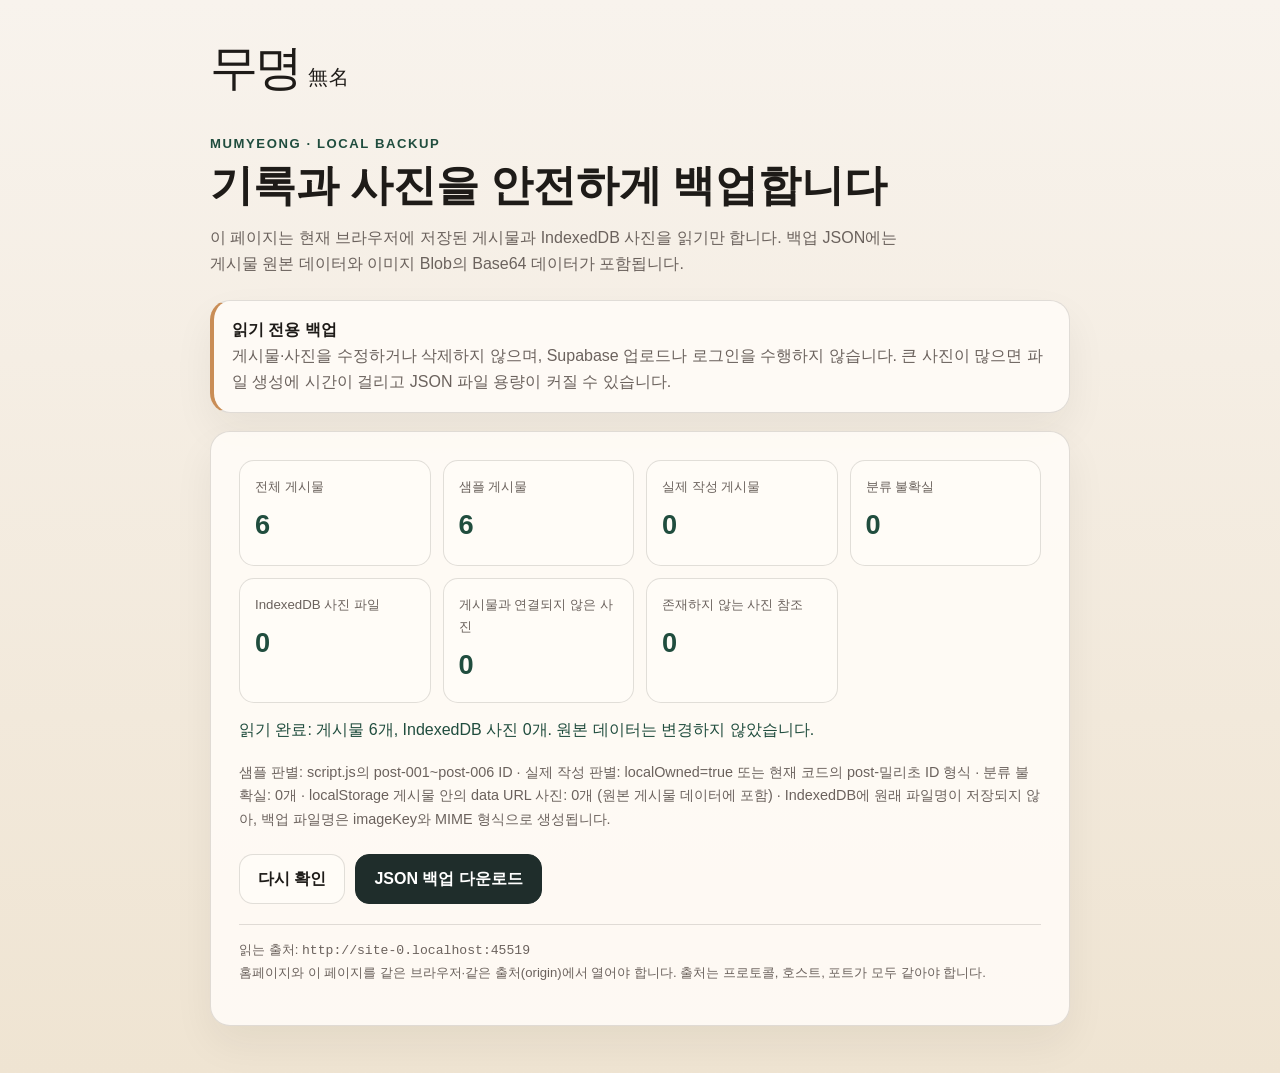
<file: local-data-backup.html>
<!DOCTYPE html>
<html lang="ko">
  <head>
    <meta charset="UTF-8" />
    <meta name="viewport" content="width=device-width, initial-scale=1.0" />
    <meta name="theme-color" content="#f5f0e7" />
    <title>무명 | 로컬 데이터 백업</title>
    <style>
      :root {
        color-scheme: light;
        --bg: #f5f0e7;
        --paper: #fffcf7;
        --ink: #1e1b18;
        --muted: #6b625d;
        --line: rgba(46, 38, 31, 0.14);
        --green: #204d3e;
        --green-dark: #1f2d2b;
        --warm: #c98d56;
      }

      * { box-sizing: border-box; }

      body {
        margin: 0;
        padding: 28px 16px 48px;
        background: linear-gradient(180deg, #f8f3ed 0%, #efe4d2 100%);
        color: var(--ink);
        font-family: "Noto Sans KR", "Malgun Gothic", sans-serif;
        line-height: 1.65;
      }

      main {
        width: min(860px, 100%);
        margin: 0 auto;
      }

      .brand {
        margin: 0;
        font-family: "Shippori Mincho", "Batang", serif;
        font-size: clamp(2rem, 5vw, 3rem);
        letter-spacing: -0.06em;
      }

      .brand span {
        margin-left: 8px;
        font-size: 0.42em;
        letter-spacing: 0.06em;
      }

      .kicker {
        margin: 26px 0 4px;
        color: var(--green);
        font-size: 0.82rem;
        font-weight: 800;
        letter-spacing: 0.12em;
        text-transform: uppercase;
      }

      h1 {
        margin: 0;
        font-family: "Shippori Mincho", "Batang", serif;
        font-size: clamp(1.8rem, 4vw, 2.7rem);
        line-height: 1.25;
      }

      .intro {
        max-width: 700px;
        margin: 12px 0 22px;
        color: var(--muted);
      }

      .notice,
      .panel {
        border: 1px solid var(--line);
        border-radius: 20px;
        background: rgba(255, 252, 247, 0.88);
        box-shadow: 0 18px 40px rgba(31, 28, 24, 0.06);
      }

      .notice {
        margin: 0 0 18px;
        padding: 16px 18px;
        border-left: 4px solid var(--warm);
        color: var(--muted);
      }

      .notice strong { color: var(--ink); }

      .panel { padding: clamp(18px, 4vw, 28px); }

      .stats {
        display: grid;
        grid-template-columns: repeat(auto-fit, minmax(155px, 1fr));
        gap: 12px;
        margin: 0;
      }

      .stat {
        min-height: 106px;
        padding: 15px;
        border: 1px solid var(--line);
        border-radius: 15px;
        background: var(--paper);
      }

      .stat dt {
        color: var(--muted);
        font-size: 0.83rem;
      }

      .stat dd {
        margin: 5px 0 0;
        color: var(--green);
        font-size: 1.7rem;
        font-weight: 800;
      }

      .actions {
        display: flex;
        flex-wrap: wrap;
        gap: 10px;
        margin-top: 22px;
      }

      button {
        min-height: 48px;
        padding: 11px 18px;
        border: 1px solid var(--line);
        border-radius: 14px;
        background: var(--paper);
        color: var(--ink);
        font: inherit;
        font-weight: 700;
        cursor: pointer;
      }

      button.primary {
        border-color: var(--green-dark);
        background: var(--green-dark);
        color: #fff;
      }

      button:disabled {
        cursor: not-allowed;
        opacity: 0.55;
      }

      .status {
        min-height: 1.7em;
        margin: 14px 0 0;
        color: var(--muted);
        overflow-wrap: anywhere;
      }

      .status[data-state="error"] { color: #9c342a; }
      .status[data-state="success"] { color: var(--green); }

      .details {
        margin: 16px 0 0;
        color: var(--muted);
        font-size: 0.9rem;
      }

      .origin {
        margin-top: 20px;
        padding-top: 14px;
        border-top: 1px solid var(--line);
        color: var(--muted);
        font-size: 0.82rem;
        overflow-wrap: anywhere;
      }

      @media (max-width: 520px) {
        body { padding: 18px 12px 32px; }
        .actions { flex-direction: column; }
        .actions button { width: 100%; }
      }
    </style>
  </head>
  <body>
    <main>
      <p class="brand">무명<span>無名</span></p>
      <p class="kicker">MUMYEONG · LOCAL BACKUP</p>
      <h1>기록과 사진을 안전하게 백업합니다</h1>
      <p class="intro">
        이 페이지는 현재 브라우저에 저장된 게시물과 IndexedDB 사진을 읽기만 합니다.
        백업 JSON에는 게시물 원본 데이터와 이미지 Blob의 Base64 데이터가 포함됩니다.
      </p>

      <div class="notice">
        <strong>읽기 전용 백업</strong><br />
        게시물·사진을 수정하거나 삭제하지 않으며, Supabase 업로드나 로그인을 수행하지 않습니다.
        큰 사진이 많으면 파일 생성에 시간이 걸리고 JSON 파일 용량이 커질 수 있습니다.
      </div>

      <section class="panel" aria-label="백업 데이터 현황">
        <dl class="stats">
          <div class="stat"><dt>전체 게시물</dt><dd id="recordCount">—</dd></div>
          <div class="stat"><dt>샘플 게시물</dt><dd id="sampleCount">—</dd></div>
          <div class="stat"><dt>실제 작성 게시물</dt><dd id="userRecordCount">—</dd></div>
          <div class="stat"><dt>분류 불확실</dt><dd id="unknownRecordCount">—</dd></div>
          <div class="stat"><dt>IndexedDB 사진 파일</dt><dd id="imageCount">—</dd></div>
          <div class="stat"><dt>게시물과 연결되지 않은 사진</dt><dd id="unlinkedImageCount">—</dd></div>
          <div class="stat"><dt>존재하지 않는 사진 참조</dt><dd id="missingImageCount">—</dd></div>
        </dl>

        <p id="backupStatus" class="status" role="status" aria-live="polite">저장 데이터를 확인하고 있습니다…</p>
        <p id="backupDetails" class="details"></p>
        <div class="actions">
          <button id="rescanButton" type="button">다시 확인</button>
          <button id="downloadButton" class="primary" type="button" disabled>JSON 백업 다운로드</button>
        </div>
        <p class="origin">
          읽는 출처: <code id="originValue"></code><br />
          홈페이지와 이 페이지를 같은 브라우저·같은 출처(origin)에서 열어야 합니다.
          출처는 프로토콜, 호스트, 포트가 모두 같아야 합니다.
        </p>
      </section>
    </main>
    <script src="local-data-backup.js"></script>
  </body>
</html>
</file>
